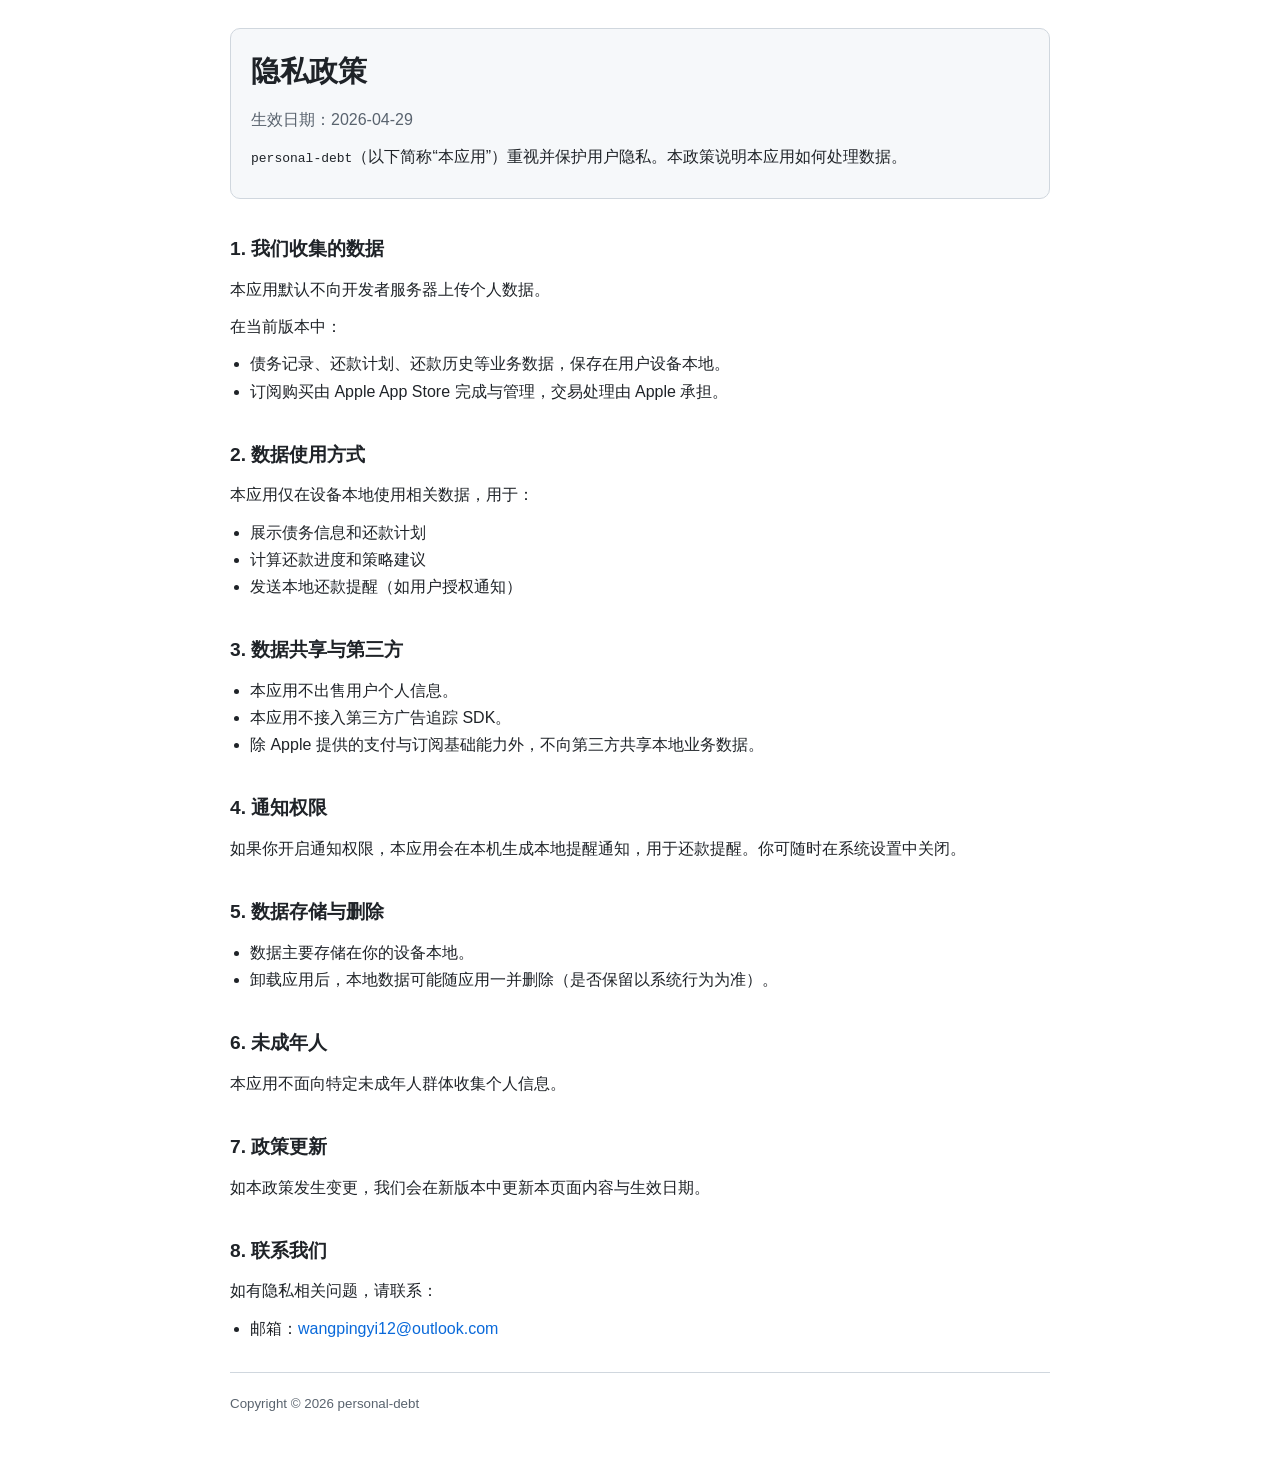
<file: docs/index.html>
<!doctype html>
<html lang="zh-CN">
<head>
  <meta charset="utf-8">
  <meta name="viewport" content="width=device-width, initial-scale=1">
  <title>personal-debt 文档</title>
  <meta http-equiv="refresh" content="0; url=privacy-policy-zh-CN.html">
</head>
<body>
  <p>正在跳转到隐私政策页面：<a href="privacy-policy-zh-CN.html">privacy-policy-zh-CN.html</a></p>
</body>
</html>
</file>
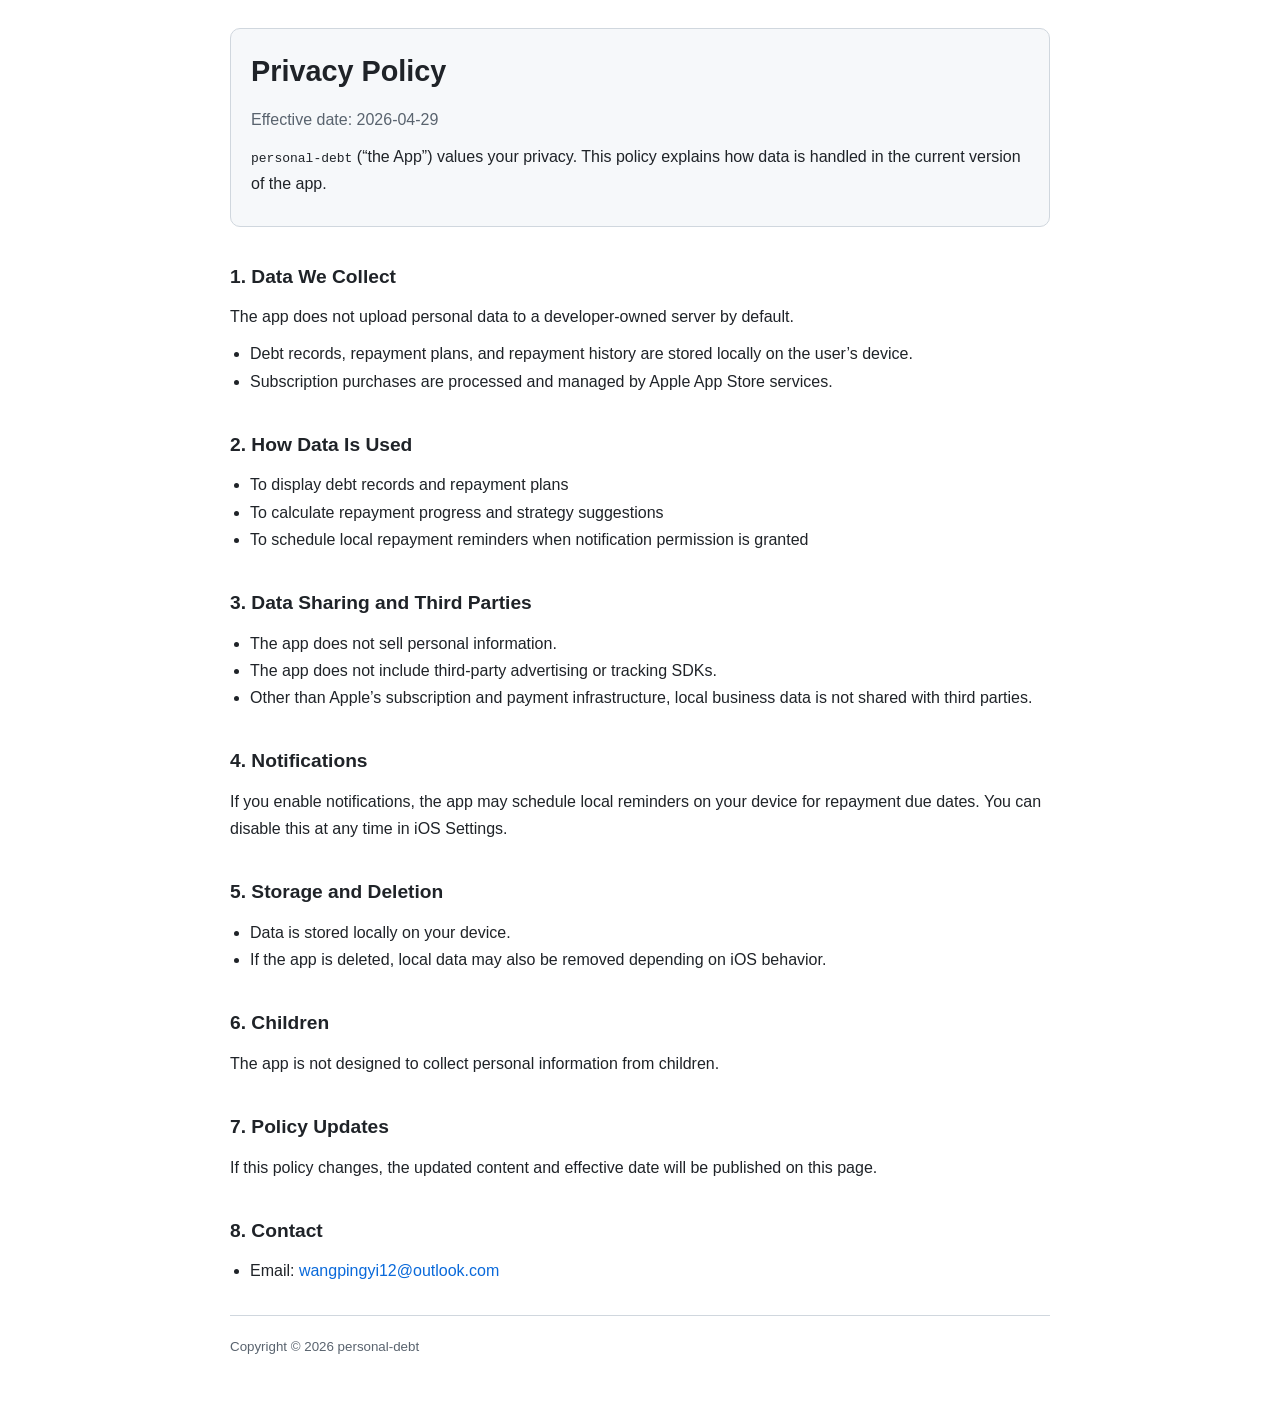
<file: docs/privacy-policy-en-US.html>
<!doctype html>
<html lang="en-US">
<head>
  <meta charset="utf-8">
  <meta name="viewport" content="width=device-width, initial-scale=1">
  <title>personal-debt Privacy Policy</title>
  <meta name="description" content="Privacy policy for the personal-debt app">
  <link rel="stylesheet" href="assets/privacy-policy.css">
</head>
<body>
  <main>
    <header>
      <h1>Privacy Policy</h1>
      <p class="meta">Effective date: 2026-04-29</p>
      <p><code>personal-debt</code> (“the App”) values your privacy. This policy explains how data is handled in the current version of the app.</p>
    </header>

    <section id="data-collection">
      <h2>1. Data We Collect</h2>
      <p>The app does not upload personal data to a developer-owned server by default.</p>
      <ul>
        <li>Debt records, repayment plans, and repayment history are stored locally on the user’s device.</li>
        <li>Subscription purchases are processed and managed by Apple App Store services.</li>
      </ul>
    </section>

    <section id="data-usage">
      <h2>2. How Data Is Used</h2>
      <ul>
        <li>To display debt records and repayment plans</li>
        <li>To calculate repayment progress and strategy suggestions</li>
        <li>To schedule local repayment reminders when notification permission is granted</li>
      </ul>
    </section>

    <section id="third-party">
      <h2>3. Data Sharing and Third Parties</h2>
      <ul>
        <li>The app does not sell personal information.</li>
        <li>The app does not include third-party advertising or tracking SDKs.</li>
        <li>Other than Apple’s subscription and payment infrastructure, local business data is not shared with third parties.</li>
      </ul>
    </section>

    <section id="notifications">
      <h2>4. Notifications</h2>
      <p>If you enable notifications, the app may schedule local reminders on your device for repayment due dates. You can disable this at any time in iOS Settings.</p>
    </section>

    <section id="storage-and-delete">
      <h2>5. Storage and Deletion</h2>
      <ul>
        <li>Data is stored locally on your device.</li>
        <li>If the app is deleted, local data may also be removed depending on iOS behavior.</li>
      </ul>
    </section>

    <section id="minors">
      <h2>6. Children</h2>
      <p>The app is not designed to collect personal information from children.</p>
    </section>

    <section id="policy-updates">
      <h2>7. Policy Updates</h2>
      <p>If this policy changes, the updated content and effective date will be published on this page.</p>
    </section>

    <section id="contact">
      <h2>8. Contact</h2>
      <ul>
        <li>Email: <a href="mailto:wangpingyi12@outlook.com">wangpingyi12@outlook.com</a></li>
      </ul>
    </section>

    <footer>
      <small>Copyright © 2026 personal-debt</small>
    </footer>
  </main>
</body>
</html>
</file>
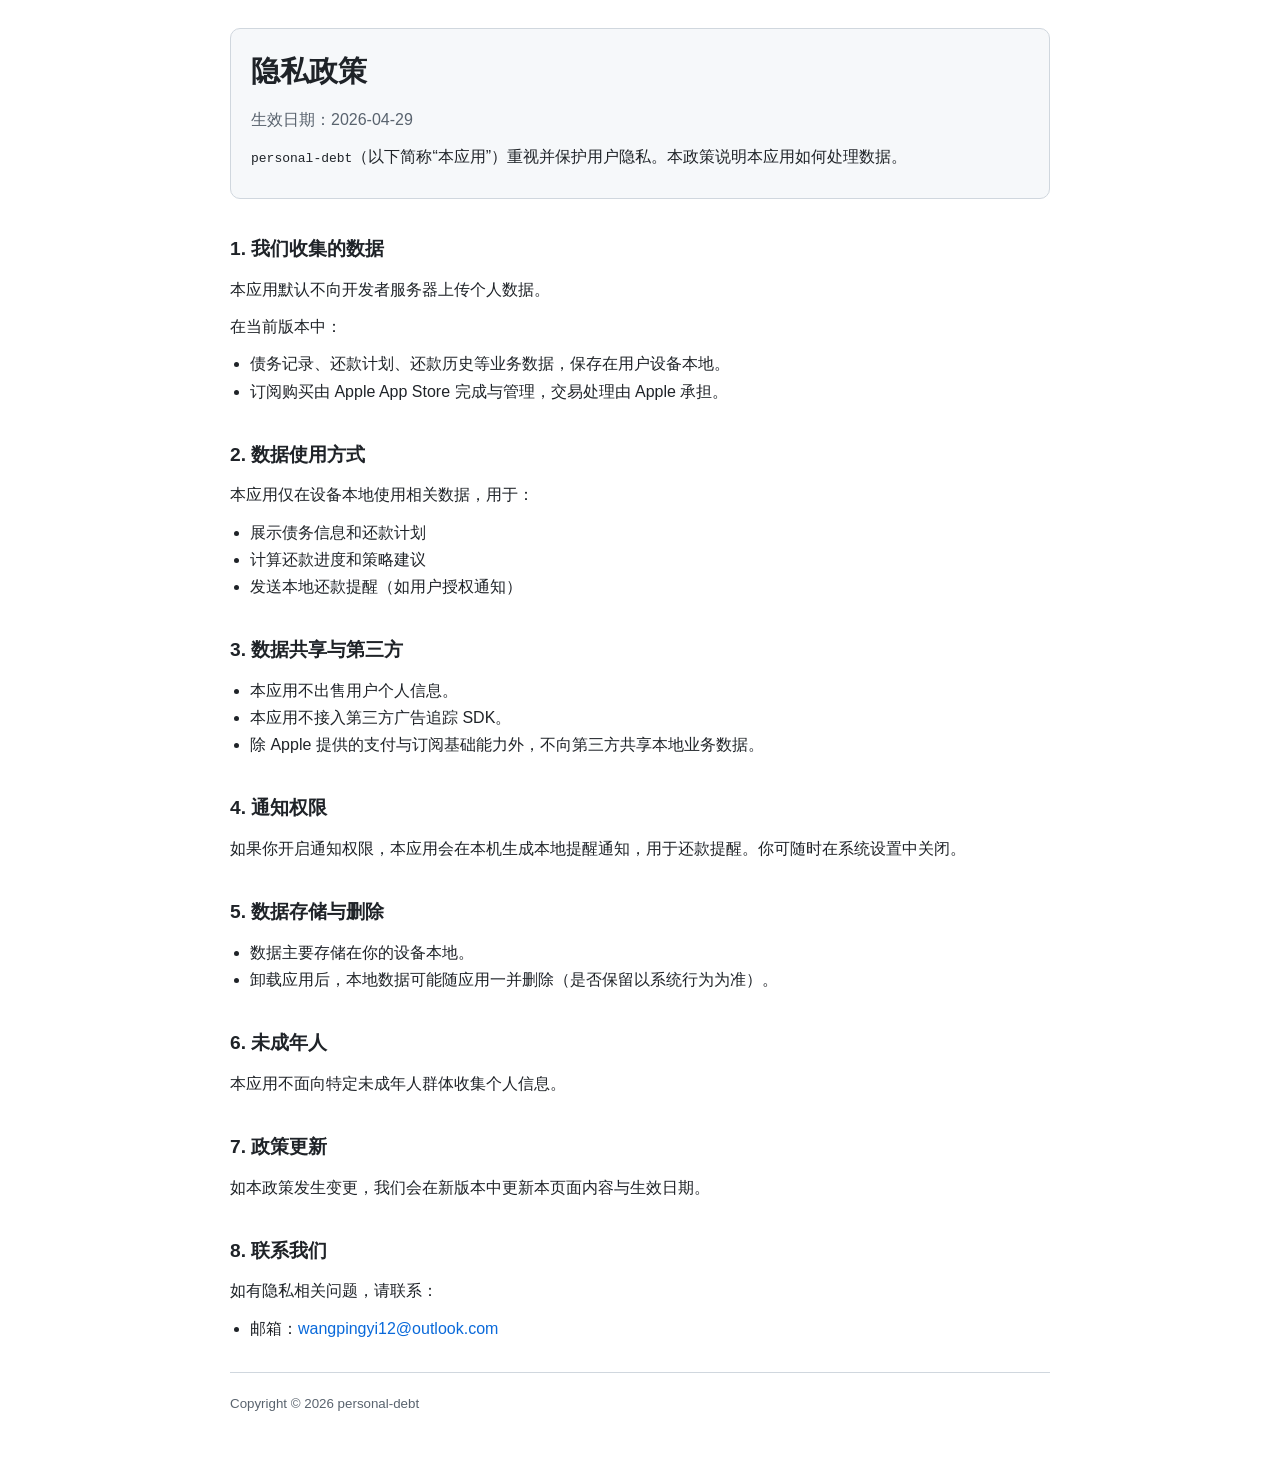
<file: docs/privacy-policy-zh-CN.html>
<!doctype html>
<html lang="zh-CN">
<head>
  <meta charset="utf-8">
  <meta name="viewport" content="width=device-width, initial-scale=1">
  <title>personal-debt 隐私政策</title>
  <meta name="description" content="personal-debt 应用隐私政策">
  <link rel="stylesheet" href="assets/privacy-policy.css">
</head>
<body>
  <main>
    <header>
      <h1>隐私政策</h1>
      <p class="meta">生效日期：2026-04-29</p>
      <p><code>personal-debt</code>（以下简称“本应用”）重视并保护用户隐私。本政策说明本应用如何处理数据。</p>
    </header>

    <section id="data-collection">
      <h2>1. 我们收集的数据</h2>
      <p>本应用默认不向开发者服务器上传个人数据。</p>
      <p>在当前版本中：</p>
      <ul>
        <li>债务记录、还款计划、还款历史等业务数据，保存在用户设备本地。</li>
        <li>订阅购买由 Apple App Store 完成与管理，交易处理由 Apple 承担。</li>
      </ul>
    </section>

    <section id="data-usage">
      <h2>2. 数据使用方式</h2>
      <p>本应用仅在设备本地使用相关数据，用于：</p>
      <ul>
        <li>展示债务信息和还款计划</li>
        <li>计算还款进度和策略建议</li>
        <li>发送本地还款提醒（如用户授权通知）</li>
      </ul>
    </section>

    <section id="third-party">
      <h2>3. 数据共享与第三方</h2>
      <ul>
        <li>本应用不出售用户个人信息。</li>
        <li>本应用不接入第三方广告追踪 SDK。</li>
        <li>除 Apple 提供的支付与订阅基础能力外，不向第三方共享本地业务数据。</li>
      </ul>
    </section>

    <section id="notifications">
      <h2>4. 通知权限</h2>
      <p>如果你开启通知权限，本应用会在本机生成本地提醒通知，用于还款提醒。你可随时在系统设置中关闭。</p>
    </section>

    <section id="storage-and-delete">
      <h2>5. 数据存储与删除</h2>
      <ul>
        <li>数据主要存储在你的设备本地。</li>
        <li>卸载应用后，本地数据可能随应用一并删除（是否保留以系统行为为准）。</li>
      </ul>
    </section>

    <section id="minors">
      <h2>6. 未成年人</h2>
      <p>本应用不面向特定未成年人群体收集个人信息。</p>
    </section>

    <section id="policy-updates">
      <h2>7. 政策更新</h2>
      <p>如本政策发生变更，我们会在新版本中更新本页面内容与生效日期。</p>
    </section>

    <section id="contact">
      <h2>8. 联系我们</h2>
      <p>如有隐私相关问题，请联系：</p>
      <ul>
        <li>邮箱：<a href="mailto:wangpingyi12@outlook.com">wangpingyi12@outlook.com</a></li>
      </ul>
    </section>

    <footer>
      <small>Copyright © 2026 personal-debt</small>
    </footer>
  </main>
</body>
</html>
</file>
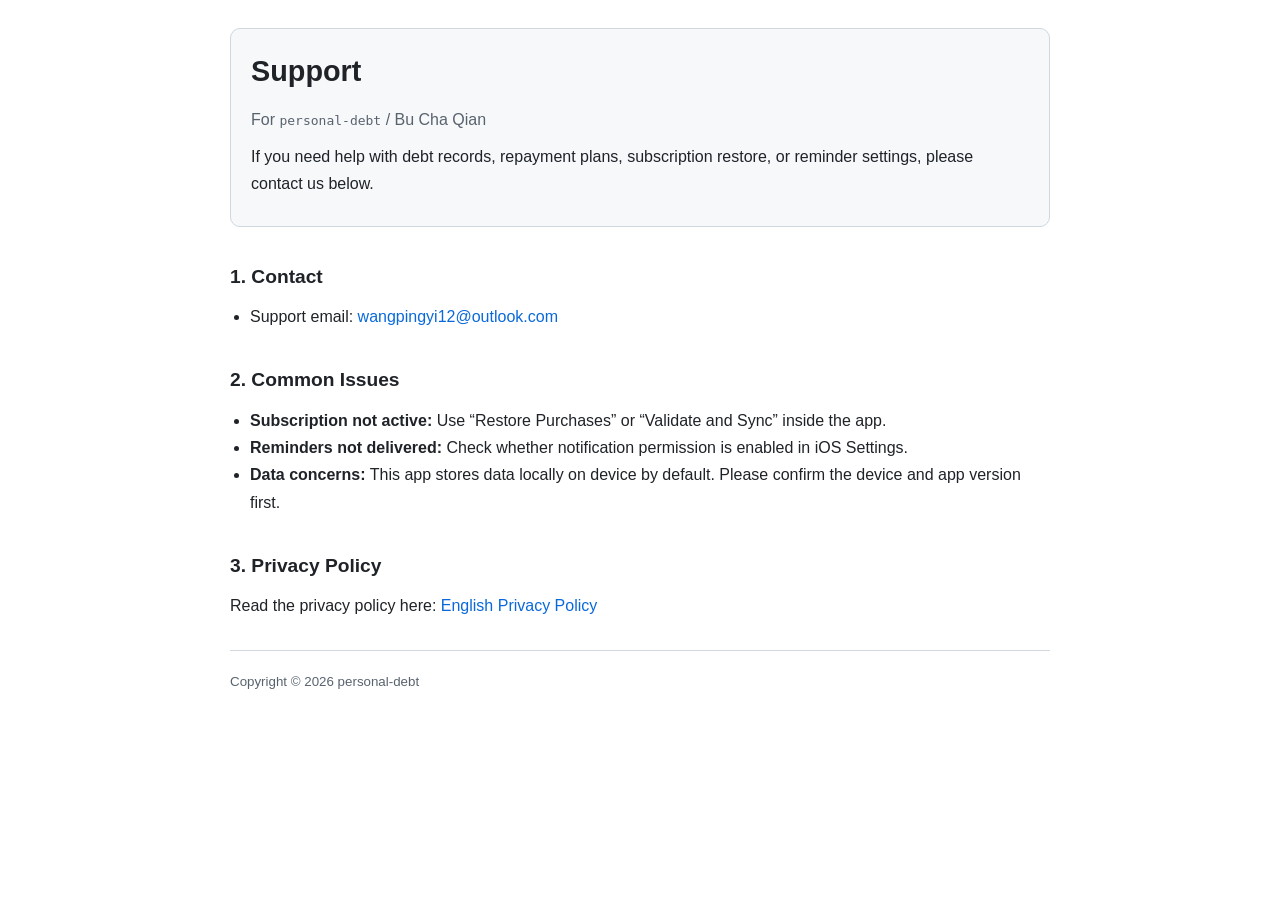
<file: docs/support-en-US.html>
<!doctype html>
<html lang="en-US">
<head>
  <meta charset="utf-8">
  <meta name="viewport" content="width=device-width, initial-scale=1">
  <title>personal-debt Support</title>
  <meta name="description" content="Support page for the personal-debt app">
  <link rel="stylesheet" href="assets/privacy-policy.css">
</head>
<body>
  <main>
    <header>
      <h1>Support</h1>
      <p class="meta">For <code>personal-debt</code> / Bu Cha Qian</p>
      <p>If you need help with debt records, repayment plans, subscription restore, or reminder settings, please contact us below.</p>
    </header>

    <section>
      <h2>1. Contact</h2>
      <ul>
        <li>Support email: <a href="mailto:wangpingyi12@outlook.com">wangpingyi12@outlook.com</a></li>
      </ul>
    </section>

    <section>
      <h2>2. Common Issues</h2>
      <ul>
        <li><strong>Subscription not active:</strong> Use “Restore Purchases” or “Validate and Sync” inside the app.</li>
        <li><strong>Reminders not delivered:</strong> Check whether notification permission is enabled in iOS Settings.</li>
        <li><strong>Data concerns:</strong> This app stores data locally on device by default. Please confirm the device and app version first.</li>
      </ul>
    </section>

    <section>
      <h2>3. Privacy Policy</h2>
      <p>Read the privacy policy here: <a href="privacy-policy-en-US.html">English Privacy Policy</a></p>
    </section>

    <footer>
      <small>Copyright © 2026 personal-debt</small>
    </footer>
  </main>
</body>
</html>
</file>
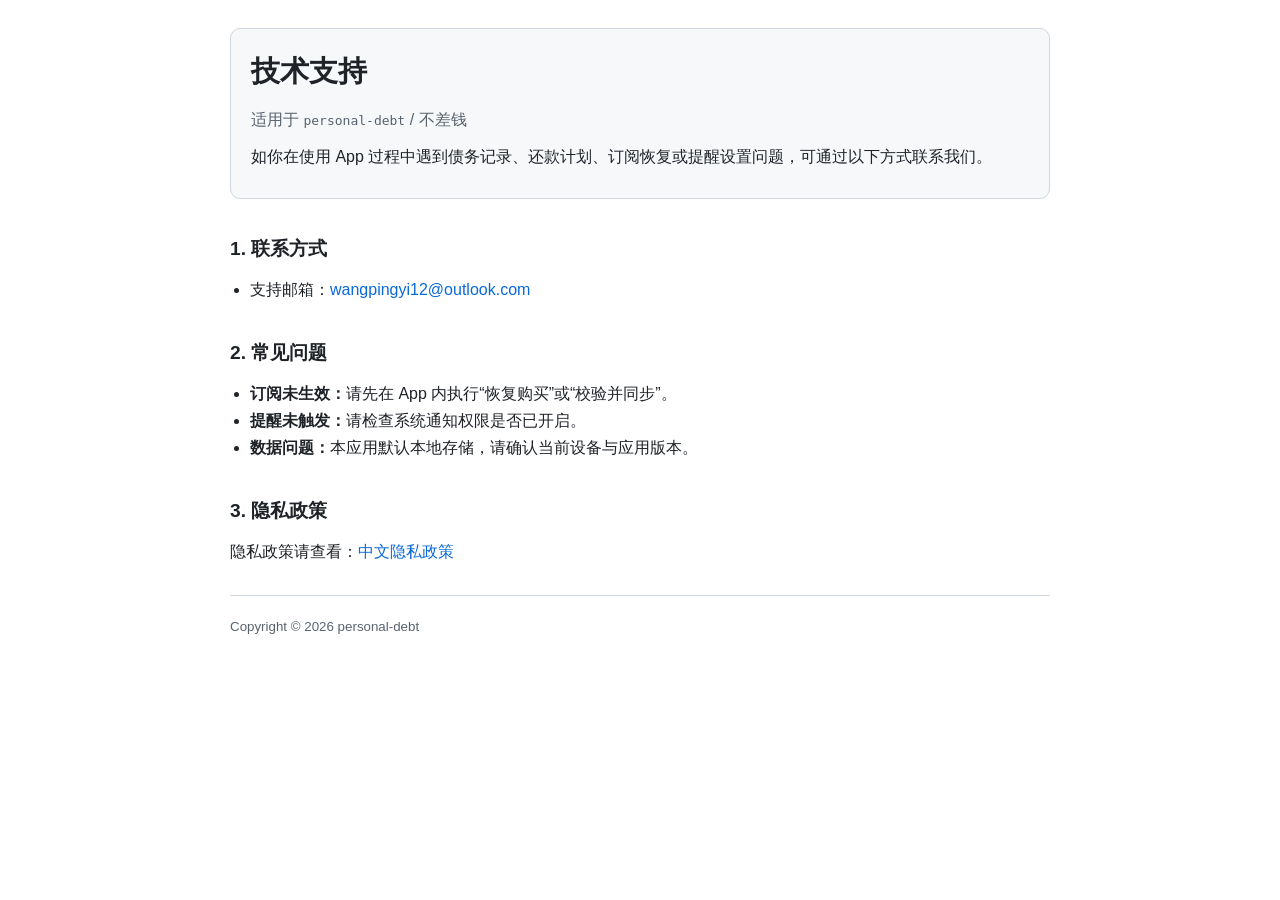
<file: docs/support-zh-CN.html>
<!doctype html>
<html lang="zh-CN">
<head>
  <meta charset="utf-8">
  <meta name="viewport" content="width=device-width, initial-scale=1">
  <title>personal-debt 技术支持</title>
  <meta name="description" content="personal-debt 应用技术支持页面">
  <link rel="stylesheet" href="assets/privacy-policy.css">
</head>
<body>
  <main>
    <header>
      <h1>技术支持</h1>
      <p class="meta">适用于 <code>personal-debt</code> / 不差钱</p>
      <p>如你在使用 App 过程中遇到债务记录、还款计划、订阅恢复或提醒设置问题，可通过以下方式联系我们。</p>
    </header>

    <section>
      <h2>1. 联系方式</h2>
      <ul>
        <li>支持邮箱：<a href="mailto:wangpingyi12@outlook.com">wangpingyi12@outlook.com</a></li>
      </ul>
    </section>

    <section>
      <h2>2. 常见问题</h2>
      <ul>
        <li><strong>订阅未生效：</strong>请先在 App 内执行“恢复购买”或“校验并同步”。</li>
        <li><strong>提醒未触发：</strong>请检查系统通知权限是否已开启。</li>
        <li><strong>数据问题：</strong>本应用默认本地存储，请确认当前设备与应用版本。</li>
      </ul>
    </section>

    <section>
      <h2>3. 隐私政策</h2>
      <p>隐私政策请查看：<a href="privacy-policy-zh-CN.html">中文隐私政策</a></p>
    </section>

    <footer>
      <small>Copyright © 2026 personal-debt</small>
    </footer>
  </main>
</body>
</html>
</file>
<file: docs/assets/privacy-policy.css>
:root {
  color-scheme: light dark;
  --bg: #ffffff;
  --text: #1f2328;
  --muted: #59636e;
  --card: #f6f8fa;
  --border: #d0d7de;
  --link: #0969da;
}

@media (prefers-color-scheme: dark) {
  :root {
    --bg: #0d1117;
    --text: #e6edf3;
    --muted: #9ea7b3;
    --card: #161b22;
    --border: #30363d;
    --link: #58a6ff;
  }
}

* {
  box-sizing: border-box;
}

body {
  margin: 0;
  font-family: -apple-system, BlinkMacSystemFont, "Segoe UI", Roboto, "PingFang SC", "Hiragino Sans GB", "Microsoft YaHei", sans-serif;
  color: var(--text);
  background: var(--bg);
  line-height: 1.7;
}

main {
  max-width: 860px;
  margin: 0 auto;
  padding: 28px 20px 60px;
}

header {
  padding: 18px 20px;
  border: 1px solid var(--border);
  background: var(--card);
  border-radius: 10px;
}

h1 {
  margin: 0 0 8px;
  font-size: 1.8rem;
}

h2 {
  margin-top: 34px;
  margin-bottom: 10px;
  font-size: 1.2rem;
}

p,
ul {
  margin-top: 10px;
  margin-bottom: 10px;
}

ul {
  padding-left: 20px;
}

small,
.meta {
  color: var(--muted);
}

a {
  color: var(--link);
  text-decoration: none;
}

a:hover {
  text-decoration: underline;
}

footer {
  margin-top: 30px;
  padding-top: 16px;
  border-top: 1px solid var(--border);
  color: var(--muted);
}
</file>
